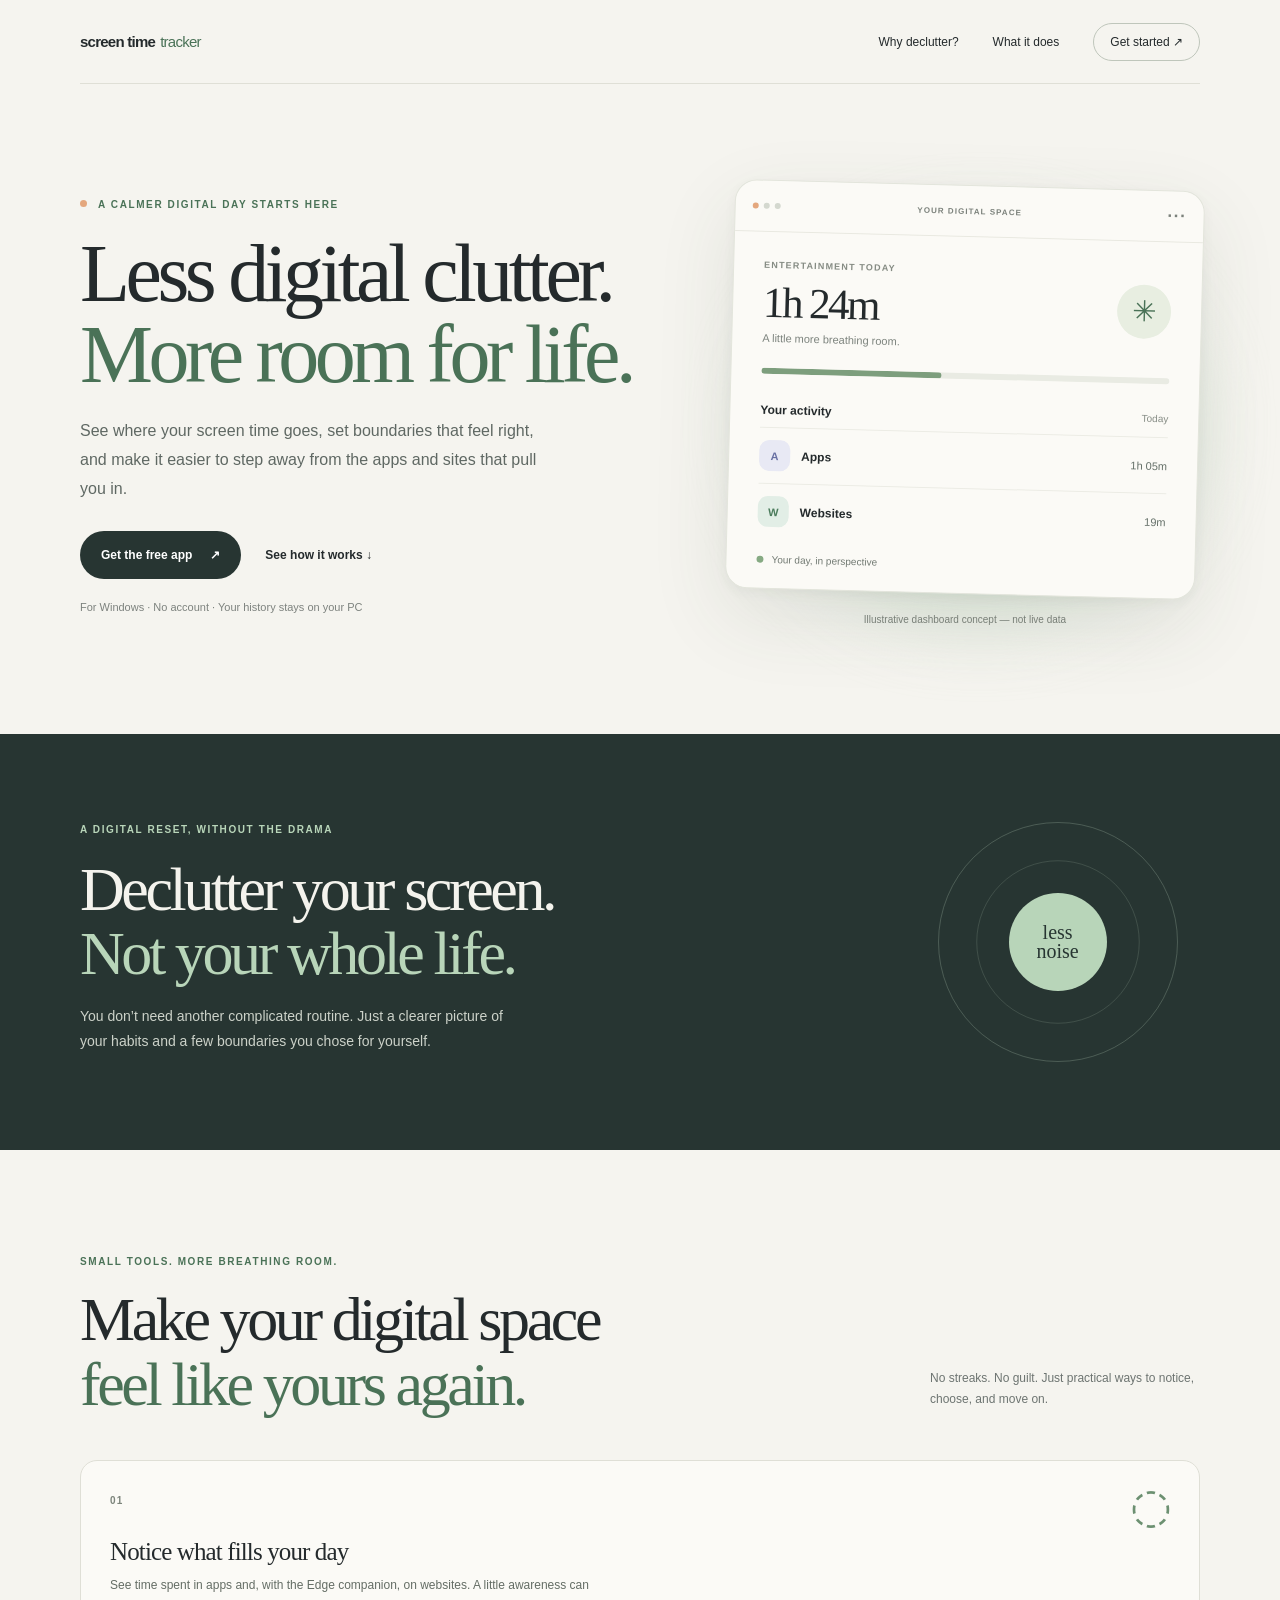
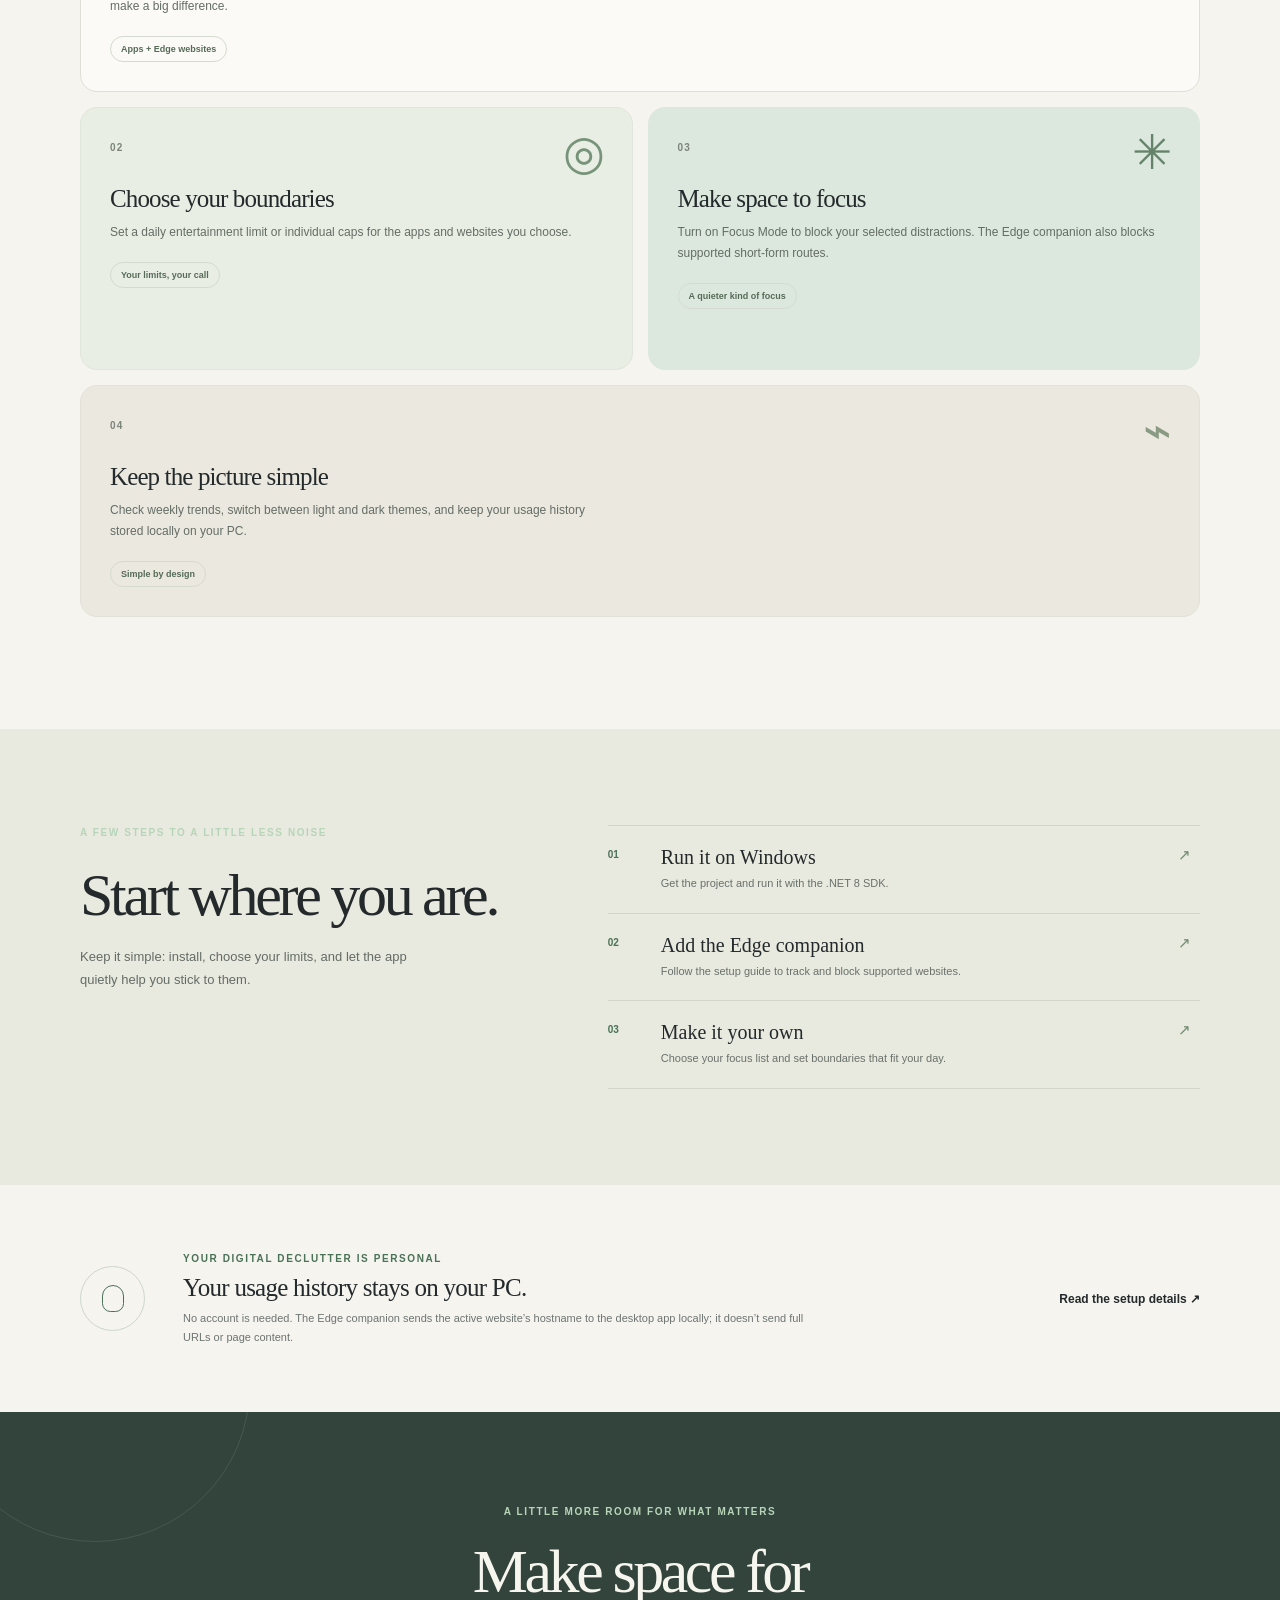
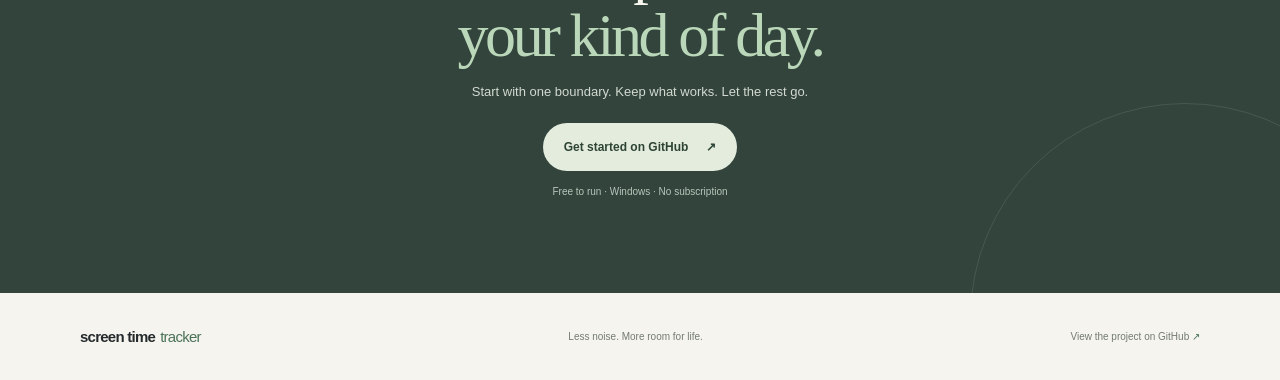
<file: site/index.html>
<!doctype html>
<html lang="en">
  <head>
    <meta charset="utf-8">
    <meta name="viewport" content="width=device-width, initial-scale=1">
    <meta
      name="description"
      content="Clear some digital clutter with Screen Time Tracker: see your app and website use, set thoughtful limits, and make room for what matters."
    >
    <meta name="theme-color" content="#f5f4ef">
    <title>Make room for what matters — Screen Time Tracker</title>
    <link rel="stylesheet" href="./styles.css">
  </head>
  <body>
    <header class="site-header" id="top">
      <a class="wordmark" href="#top" aria-label="Screen Time Tracker home">
        <span>screen time</span>
        <span class="wordmark-light">tracker</span>
      </a>
      <nav class="main-nav" aria-label="Main navigation">
        <a href="#why">Why declutter?</a>
        <a href="#features">What it does</a>
        <a class="nav-cta" href="#get-started">Get started <span aria-hidden="true">↗</span></a>
      </nav>
    </header>

    <main>
      <section class="hero section-wrap">
        <div class="hero-copy">
          <p class="eyebrow"><span class="eyebrow-dot"></span> A calmer digital day starts here</p>
          <h1>Less digital clutter.<br><span>More room for life.</span></h1>
          <p class="hero-intro">
            See where your screen time goes, set boundaries that feel right, and make it easier
            to step away from the apps and sites that pull you in.
          </p>
          <div class="hero-actions">
            <a class="button button-dark" href="https://github.com/safwanman/screentime#run-the-desktop-app">
              Get the free app <span aria-hidden="true">↗</span>
            </a>
            <a class="text-link" href="#features">See how it works <span aria-hidden="true">↓</span></a>
          </div>
          <p class="hero-note">For Windows · No account · Your history stays on your PC</p>
        </div>

        <div class="preview-wrap" role="img" aria-label="Illustration of the Screen Time Tracker dashboard">
          <div class="preview-glow"></div>
          <div class="preview-card">
            <div class="preview-topbar">
              <span class="window-dots" aria-hidden="true"><i></i><i></i><i></i></span>
              <span>YOUR DIGITAL SPACE</span>
              <span class="preview-menu" aria-hidden="true">···</span>
            </div>
            <div class="preview-body">
              <div class="preview-heading">
                <div>
                  <p class="preview-label">ENTERTAINMENT TODAY</p>
                  <p class="preview-time">1h 24m</p>
                  <p class="preview-sub">A little more breathing room.</p>
                </div>
                <span class="preview-sun" aria-hidden="true">✳</span>
              </div>
              <div class="preview-progress" aria-hidden="true"><span></span></div>
              <div class="preview-section-title">
                <span>Your activity</span>
                <span>Today</span>
              </div>
              <div class="preview-row">
                <span class="preview-icon app-icon" aria-hidden="true">A</span>
                <span class="preview-row-name">Apps</span>
                <span class="preview-row-time">1h 05m</span>
              </div>
              <div class="preview-row">
                <span class="preview-icon site-icon" aria-hidden="true">W</span>
                <span class="preview-row-name">Websites</span>
                <span class="preview-row-time">19m</span>
              </div>
              <div class="preview-footer">
                <span class="preview-status-dot"></span>
                Your day, in perspective
              </div>
            </div>
          </div>
          <p class="preview-caption">Illustrative dashboard concept — not live data</p>
        </div>
      </section>

      <section class="intro-band" id="why">
        <div class="section-wrap intro-content">
          <p class="eyebrow eyebrow-light">A digital reset, without the drama</p>
          <h2>Declutter your screen.<br><span>Not your whole life.</span></h2>
          <p>
            You don’t need another complicated routine. Just a clearer picture of your habits
            and a few boundaries you chose for yourself.
          </p>
        </div>
        <div class="intro-decoration" aria-hidden="true">
          <span class="orbit orbit-one"></span>
          <span class="orbit orbit-two"></span>
          <span class="orbit-center">less<br>noise</span>
        </div>
      </section>

      <section class="features section-wrap" id="features">
        <div class="section-heading">
          <div>
            <p class="eyebrow">Small tools. More breathing room.</p>
            <h2>Make your digital space<br><span>feel like yours again.</span></h2>
          </div>
          <p class="section-heading-note">
            No streaks. No guilt. Just practical ways to notice, choose, and move on.
          </p>
        </div>

        <div class="feature-grid">
          <article class="feature-card feature-card-large">
            <span class="feature-number">01</span>
            <span class="feature-symbol symbol-sun" aria-hidden="true">◌</span>
            <h3>Notice what fills your day</h3>
            <p>See time spent in apps and, with the Edge companion, on websites. A little awareness can make a big difference.</p>
            <span class="feature-tag">Apps + Edge websites</span>
          </article>
          <article class="feature-card feature-card-tint">
            <span class="feature-number">02</span>
            <span class="feature-symbol symbol-ring" aria-hidden="true">◎</span>
            <h3>Choose your boundaries</h3>
            <p>Set a daily entertainment limit or individual caps for the apps and websites you choose.</p>
            <span class="feature-tag">Your limits, your call</span>
          </article>
          <article class="feature-card feature-card-dark">
            <span class="feature-number">03</span>
            <span class="feature-symbol symbol-spark" aria-hidden="true">✳</span>
            <h3>Make space to focus</h3>
            <p>Turn on Focus Mode to block your selected distractions. The Edge companion also blocks supported short-form routes.</p>
            <span class="feature-tag">A quieter kind of focus</span>
          </article>
          <article class="feature-card feature-card-wide">
            <span class="feature-number">04</span>
            <span class="feature-symbol symbol-line" aria-hidden="true">⌁</span>
            <h3>Keep the picture simple</h3>
            <p>Check weekly trends, switch between light and dark themes, and keep your usage history stored locally on your PC.</p>
            <span class="feature-tag">Simple by design</span>
          </article>
        </div>
      </section>

      <section class="how-it-works">
        <div class="section-wrap how-content">
          <div class="how-heading">
            <p class="eyebrow eyebrow-light">A few steps to a little less noise</p>
            <h2>Start where you are.</h2>
            <p>Keep it simple: install, choose your limits, and let the app quietly help you stick to them.</p>
          </div>
          <ol class="steps">
            <li>
              <span class="step-index">01</span>
              <div><h3>Run it on Windows</h3><p>Get the project and run it with the .NET 8 SDK.</p></div>
              <span class="step-arrow" aria-hidden="true">↗</span>
            </li>
            <li>
              <span class="step-index">02</span>
              <div><h3>Add the Edge companion</h3><p>Follow the setup guide to track and block supported websites.</p></div>
              <span class="step-arrow" aria-hidden="true">↗</span>
            </li>
            <li>
              <span class="step-index">03</span>
              <div><h3>Make it your own</h3><p>Choose your focus list and set boundaries that fit your day.</p></div>
              <span class="step-arrow" aria-hidden="true">↗</span>
            </li>
          </ol>
        </div>
      </section>

      <section class="privacy section-wrap">
        <div class="privacy-mark" aria-hidden="true"><span></span></div>
        <div>
          <p class="eyebrow">Your digital declutter is personal</p>
          <h2>Your usage history stays on your PC.</h2>
          <p>
            No account is needed. The Edge companion sends the active website’s hostname to the
            desktop app locally; it doesn’t send full URLs or page content.
          </p>
        </div>
        <a class="text-link" href="https://github.com/safwanman/screentime#enable-edge-website-tracking">
          Read the setup details <span aria-hidden="true">↗</span>
        </a>
      </section>

      <section class="final-cta" id="get-started">
        <div class="section-wrap final-cta-content">
          <p class="eyebrow eyebrow-light">A little more room for what matters</p>
          <h2>Make space for<br><span>your kind of day.</span></h2>
          <p>Start with one boundary. Keep what works. Let the rest go.</p>
          <a class="button button-light" href="https://github.com/safwanman/screentime#run-the-desktop-app">
            Get started on GitHub <span aria-hidden="true">↗</span>
          </a>
          <p class="final-note">Free to run · Windows · No subscription</p>
        </div>
        <div class="final-shape final-shape-one" aria-hidden="true"></div>
        <div class="final-shape final-shape-two" aria-hidden="true"></div>
      </section>
    </main>

    <footer class="site-footer section-wrap">
      <a class="wordmark" href="#top"><span>screen time</span><span class="wordmark-light">tracker</span></a>
      <p>Less noise. More room for life.</p>
      <a href="https://github.com/safwanman/screentime">View the project on GitHub <span aria-hidden="true">↗</span></a>
    </footer>
  </body>
</html>
</file>
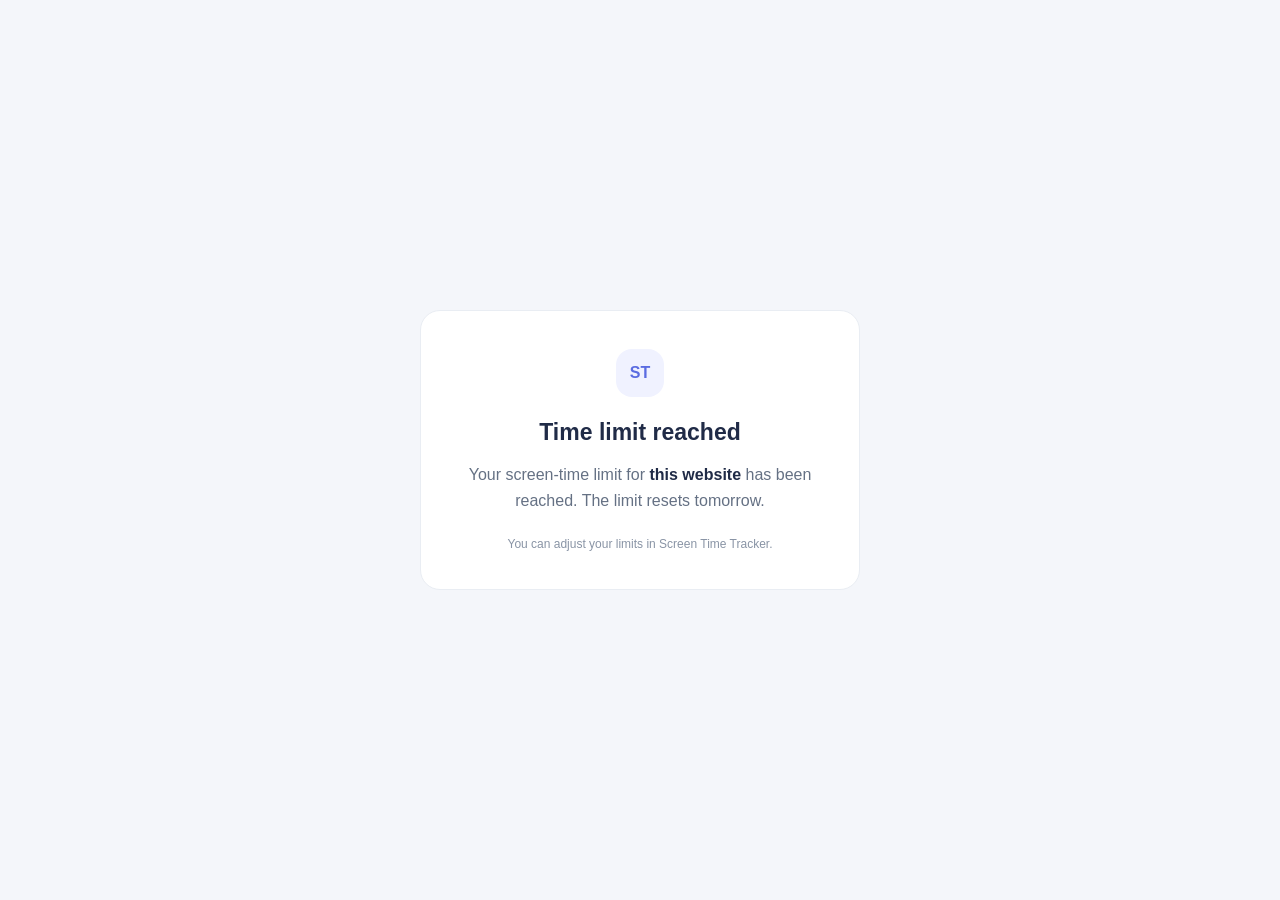
<file: edge-extension/blocked.html>
<!doctype html>
<html lang="en">
  <head>
    <meta charset="utf-8">
    <meta name="viewport" content="width=device-width, initial-scale=1">
    <title>Screen time limit reached</title>
    <style>
      :root { color-scheme: light; font-family: "Segoe UI", sans-serif; color: #202b47; background: #f4f6fa; }
      body { display: grid; min-height: 100vh; margin: 0; place-items: center; }
      main { box-sizing: border-box; width: min(440px, calc(100% - 40px)); padding: 38px; border: 1px solid #e9edf3; border-radius: 20px; background: white; text-align: center; }
      .icon { display: grid; width: 48px; height: 48px; margin: auto; place-items: center; border-radius: 16px; background: #f0f2ff; color: #5b6ce1; font-weight: 700; }
      h1 { margin: 22px 0 8px; font-size: 23px; }
      p { color: #657184; line-height: 1.6; }
      #site { color: #202b47; font-weight: 600; }
      footer { margin-top: 24px; color: #8994a5; font-size: 12px; }
    </style>
  </head>
  <body>
    <main>
      <div class="icon">ST</div>
      <h1 id="title">Time limit reached</h1>
      <p id="message">Your screen-time limit for <span id="site">this website</span> has been reached. The limit resets tomorrow.</p>
      <footer>You can adjust your limits in Screen Time Tracker.</footer>
    </main>
    <script src="blocked.js"></script>
  </body>
</html>
</file>
<file: site/styles.css>
:root {
  color-scheme: light;
  --ink: #242a2c;
  --muted: #6d7471;
  --paper: #f5f4ef;
  --paper-light: #fbfaf6;
  --green: #b9d8bd;
  --green-dark: #4a7257;
  --orange: #e4a77d;
  --line: #dfdfd6;
  --night: #273532;
  --serif: Georgia, "Times New Roman", serif;
  --sans: "Segoe UI", "Helvetica Neue", Arial, sans-serif;
}

* {
  box-sizing: border-box;
}

html {
  scroll-behavior: smooth;
}

body {
  margin: 0;
  background: var(--paper);
  color: var(--ink);
  font-family: var(--sans);
  -webkit-font-smoothing: antialiased;
}

a {
  color: inherit;
}

.section-wrap,
.site-header {
  width: min(1120px, calc(100% - 64px));
  margin-inline: auto;
}

.site-header {
  min-height: 84px;
  display: flex;
  align-items: center;
  justify-content: space-between;
  border-bottom: 1px solid var(--line);
}

.wordmark {
  display: inline-flex;
  flex-shrink: 0;
  gap: 5px;
  text-decoration: none;
  font-size: 15px;
  font-weight: 700;
  letter-spacing: -0.05em;
  white-space: nowrap;
}

.wordmark-light {
  color: var(--green-dark);
  font-weight: 400;
}

.main-nav {
  display: flex;
  align-items: center;
  gap: 34px;
  font-size: 12px;
}

.main-nav a,
.site-footer > a:last-child {
  text-decoration: none;
}

.main-nav a:not(.nav-cta):hover,
.site-footer > a:last-child:hover,
.text-link:hover {
  text-decoration: underline;
  text-underline-offset: 4px;
}

.nav-cta {
  border: 1px solid #bfc6bb;
  border-radius: 999px;
  padding: 11px 16px;
  transition: background-color 160ms ease, border-color 160ms ease;
}

.nav-cta:hover {
  background: var(--green);
  border-color: var(--green);
}

.hero {
  min-height: 650px;
  display: grid;
  grid-template-columns: 1.05fr 0.95fr;
  align-items: center;
  gap: 64px;
  padding-block: 74px 82px;
}

.eyebrow {
  margin: 0 0 20px;
  color: var(--green-dark);
  font-size: 10px;
  font-weight: 700;
  letter-spacing: 0.16em;
  line-height: 1.6;
  text-transform: uppercase;
}

.eyebrow-dot {
  width: 7px;
  height: 7px;
  display: inline-block;
  margin-right: 7px;
  border-radius: 50%;
  background: var(--orange);
  vertical-align: 1px;
}

h1,
h2,
h3,
p {
  margin-top: 0;
}

h1,
h2 {
  font-family: var(--serif);
  font-weight: 400;
  letter-spacing: -0.055em;
}

.hero h1 {
  max-width: 650px;
  margin-bottom: 22px;
  font-size: clamp(52px, 6.6vw, 82px);
  line-height: 0.99;
}

.hero h1 span,
.section-heading h2 span {
  color: var(--green-dark);
}

.hero-intro {
  max-width: 470px;
  margin-bottom: 28px;
  color: #5f6863;
  font-size: 16px;
  line-height: 1.8;
}

.hero-actions {
  display: flex;
  align-items: center;
  flex-wrap: wrap;
  gap: 24px;
}

.button {
  min-height: 48px;
  display: inline-flex;
  align-items: center;
  justify-content: center;
  gap: 18px;
  border-radius: 999px;
  padding: 0 21px;
  font-size: 12px;
  font-weight: 650;
  text-decoration: none;
  transition: transform 160ms ease, background-color 160ms ease;
}

.button:hover {
  transform: translateY(-2px);
}

.button-dark {
  background: var(--night);
  color: #fff;
}

.button-dark:hover {
  background: #385147;
}

.text-link {
  font-size: 12px;
  font-weight: 650;
  text-decoration: none;
}

.hero-note {
  margin: 22px 0 0;
  color: #7d827e;
  font-size: 11px;
}

.preview-wrap {
  position: relative;
  width: min(100%, 470px);
  justify-self: end;
}

.preview-glow {
  position: absolute;
  inset: 12% 2% 2% 8%;
  border-radius: 48%;
  background: #d8e5d6;
  filter: blur(40px);
  opacity: 0.8;
}

.preview-card {
  position: relative;
  overflow: hidden;
  border: 1px solid #e3e5dc;
  border-radius: 22px;
  background: var(--paper-light);
  box-shadow: 0 28px 80px #3445391c, 0 4px 12px #3445390d;
  transform: rotate(1.5deg);
}

.preview-topbar {
  height: 51px;
  display: grid;
  grid-template-columns: 1fr auto 1fr;
  align-items: center;
  border-bottom: 1px solid #e9e9e1;
  padding-inline: 17px;
  color: #7b817b;
  font-size: 8px;
  font-weight: 700;
  letter-spacing: 0.13em;
}

.window-dots {
  display: flex;
  gap: 5px;
}

.window-dots i {
  width: 6px;
  height: 6px;
  border-radius: 50%;
  background: #d4d8cf;
}

.window-dots i:first-child {
  background: #e4a77d;
}

.preview-menu {
  justify-self: end;
  font-size: 17px;
  letter-spacing: 0.1em;
}

.preview-body {
  padding: 28px 30px 23px;
}

.preview-heading {
  display: flex;
  align-items: center;
  justify-content: space-between;
}

.preview-label {
  margin-bottom: 8px;
  color: #858b83;
  font-size: 9px;
  font-weight: 700;
  letter-spacing: 0.13em;
}

.preview-time {
  margin: 0;
  font-family: var(--serif);
  font-size: 43px;
  letter-spacing: -0.06em;
}

.preview-sub {
  margin: 5px 0 0;
  color: #7c837d;
  font-size: 11px;
}

.preview-sun {
  width: 54px;
  height: 54px;
  display: grid;
  place-items: center;
  border-radius: 50%;
  background: #e8eee1;
  color: var(--green-dark);
  font-size: 29px;
}

.preview-progress {
  height: 6px;
  overflow: hidden;
  margin-top: 24px;
  border-radius: 99px;
  background: #e9ebe3;
}

.preview-progress span {
  width: 44%;
  height: 100%;
  display: block;
  border-radius: inherit;
  background: #7d9e7d;
}

.preview-section-title {
  display: flex;
  justify-content: space-between;
  margin: 29px 0 10px;
  font-size: 12px;
  font-weight: 700;
}

.preview-section-title span:last-child {
  color: #878d86;
  font-size: 10px;
  font-weight: 400;
}

.preview-row {
  min-height: 56px;
  display: flex;
  align-items: center;
  border-top: 1px solid #ecece5;
}

.preview-icon {
  width: 31px;
  height: 31px;
  display: grid;
  place-items: center;
  border-radius: 10px;
  font-size: 11px;
  font-weight: 700;
}

.app-icon {
  background: #e8e9f4;
  color: #6870a3;
}

.site-icon {
  background: #e2eee6;
  color: #4b7c5c;
}

.preview-row-name {
  margin-left: 11px;
  font-size: 12px;
  font-weight: 600;
}

.preview-row-time {
  margin-left: auto;
  color: #657069;
  font-size: 11px;
}

.preview-footer {
  display: flex;
  align-items: center;
  gap: 8px;
  margin-top: 15px;
  color: #727a73;
  font-size: 10px;
}

.preview-status-dot {
  width: 7px;
  height: 7px;
  border-radius: 50%;
  background: #86aa83;
}

.preview-caption {
  position: relative;
  margin: 20px 0 0;
  color: #787f77;
  font-size: 10px;
  text-align: center;
}

.intro-band {
  position: relative;
  overflow: hidden;
  background: var(--night);
  color: #f4f3ed;
}

.intro-content {
  position: relative;
  z-index: 1;
  padding-block: 88px 96px;
}

.eyebrow-light {
  color: #b8d5b9;
}

.intro-band h2,
.final-cta h2 {
  margin-bottom: 18px;
  font-size: clamp(42px, 5vw, 62px);
  line-height: 1.03;
}

.intro-band h2 span {
  color: #b8d5b9;
}

.intro-content > p:last-child {
  max-width: 440px;
  margin-bottom: 0;
  color: #ccd2c9;
  font-size: 14px;
  line-height: 1.8;
}

.intro-decoration {
  position: absolute;
  top: 50%;
  right: max(8%, calc((100% - 1120px) / 2));
  width: 240px;
  height: 240px;
  transform: translateY(-50%);
}

.orbit {
  position: absolute;
  inset: 0;
  border: 1px solid #83978967;
  border-radius: 50%;
}

.orbit-one {
  transform: scale(1);
}

.orbit-two {
  transform: scale(0.68);
}

.orbit-center {
  position: absolute;
  inset: 50%;
  width: 98px;
  height: 98px;
  display: grid;
  place-content: center;
  border-radius: 50%;
  background: #b8d5b9;
  color: var(--night);
  font-family: var(--serif);
  font-size: 20px;
  line-height: 0.95;
  text-align: center;
  transform: translate(-50%, -50%);
}

.features {
  padding-block: 104px 112px;
}

.section-heading {
  display: flex;
  align-items: end;
  justify-content: space-between;
  gap: 32px;
  margin-bottom: 44px;
}

.section-heading .eyebrow {
  margin-bottom: 17px;
}

.section-heading h2 {
  margin-bottom: 0;
  font-size: clamp(42px, 5vw, 62px);
  line-height: 1.04;
}

.section-heading-note {
  max-width: 270px;
  margin-bottom: 5px;
  color: var(--muted);
  font-size: 12px;
  line-height: 1.8;
}

.feature-grid {
  display: grid;
  grid-template-columns: repeat(2, 1fr);
  gap: 15px;
}

.feature-card {
  position: relative;
  min-height: 263px;
  overflow: hidden;
  border: 1px solid var(--line);
  border-radius: 17px;
  padding: 29px;
  background: #fbfaf6;
}

.feature-card-large,
.feature-card-wide {
  grid-column: span 2;
}

.feature-card-large,
.feature-card-wide {
  min-height: 225px;
}

.feature-card-tint {
  background: #e9eee4;
  border-color: #e0e6dc;
}

.feature-card-dark {
  background: #dce8dd;
  border-color: #dce8dd;
}

.feature-card-wide {
  background: #ebe8df;
  border-color: #e3e0d7;
}

.feature-number {
  color: #7c847b;
  font-size: 10px;
  font-weight: 700;
  letter-spacing: 0.12em;
}

.feature-symbol {
  position: absolute;
  top: 21px;
  right: 27px;
  color: #6c9071;
  font-family: var(--serif);
  font-size: 48px;
  line-height: 1;
}

.symbol-ring {
  color: #77947a;
}

.symbol-spark {
  color: #64836a;
}

.symbol-line {
  color: #8a9b83;
}

.feature-card h3 {
  margin: 30px 0 9px;
  font-family: var(--serif);
  font-size: 25px;
  font-weight: 400;
  letter-spacing: -0.035em;
}

.feature-card p {
  max-width: 480px;
  margin-bottom: 19px;
  color: #646d65;
  font-size: 12px;
  line-height: 1.75;
}

.feature-tag {
  display: inline-block;
  border: 1px solid #d5dbd1;
  border-radius: 99px;
  padding: 7px 10px;
  color: #566a58;
  font-size: 9px;
  font-weight: 650;
}

.how-it-works {
  background: #e8e9df;
}

.how-content {
  display: grid;
  grid-template-columns: 0.85fr 1.15fr;
  gap: 90px;
  padding-block: 96px;
}

.how-heading h2 {
  margin-bottom: 15px;
  font-size: clamp(42px, 5vw, 60px);
}

.how-heading > p:last-child {
  max-width: 330px;
  color: #646c65;
  font-size: 13px;
  line-height: 1.8;
}

.steps {
  margin: 0;
  padding: 0;
  list-style: none;
}

.steps li {
  display: grid;
  grid-template-columns: 38px 1fr 22px;
  align-items: start;
  gap: 15px;
  border-top: 1px solid #d1d6cb;
  padding: 20px 0;
}

.steps li:last-child {
  border-bottom: 1px solid #d1d6cb;
}

.step-index {
  padding-top: 3px;
  color: var(--green-dark);
  font-size: 10px;
  font-weight: 700;
}

.steps h3 {
  margin: 0 0 6px;
  font-family: var(--serif);
  font-size: 20px;
  font-weight: 400;
}

.steps p {
  margin: 0;
  color: #69716a;
  font-size: 11px;
  line-height: 1.6;
}

.step-arrow {
  color: #6f8a70;
  font-size: 15px;
}

.privacy {
  display: grid;
  grid-template-columns: 76px 1fr auto;
  align-items: center;
  gap: 27px;
  padding-block: 66px;
}

.privacy-mark {
  width: 65px;
  height: 65px;
  display: grid;
  place-items: center;
  border: 1px solid #ccd8c9;
  border-radius: 50%;
}

.privacy-mark span {
  width: 22px;
  height: 27px;
  display: block;
  border: 1.5px solid var(--green-dark);
  border-radius: 13px 13px 10px 10px;
}

.privacy .eyebrow {
  margin-bottom: 7px;
}

.privacy h2 {
  margin-bottom: 7px;
  font-family: var(--serif);
  font-size: 25px;
  font-weight: 400;
  letter-spacing: -0.03em;
}

.privacy div:nth-child(2) > p:last-child {
  max-width: 630px;
  margin: 0;
  color: var(--muted);
  font-size: 11px;
  line-height: 1.7;
}

.privacy > .text-link {
  white-space: nowrap;
}

.final-cta {
  position: relative;
  overflow: hidden;
  background: #32443c;
  color: #f6f5ee;
}

.final-cta-content {
  position: relative;
  z-index: 1;
  padding-block: 92px 96px;
  text-align: center;
}

.final-cta h2 {
  margin-bottom: 16px;
}

.final-cta h2 span {
  color: #bbd7b9;
}

.final-cta-content > p:not(.eyebrow, .final-note) {
  margin-bottom: 24px;
  color: #d2d9d0;
  font-size: 13px;
}

.button-light {
  background: #e4eddd;
  color: #2d4435;
}

.button-light:hover {
  background: #c9dfc6;
}

.final-note {
  margin: 15px 0 0;
  color: #b9c7bc;
  font-size: 10px;
}

.final-shape {
  position: absolute;
  width: 310px;
  height: 310px;
  border: 1px solid #b4cdb326;
  border-radius: 50%;
}

.final-shape-one {
  top: -180px;
  left: -60px;
}

.final-shape-two {
  right: -120px;
  bottom: -240px;
  width: 430px;
  height: 430px;
}

.site-footer {
  min-height: 87px;
  display: flex;
  align-items: center;
  justify-content: space-between;
  gap: 20px;
}

.site-footer p,
.site-footer > a:last-child {
  margin: 0;
  color: #737b73;
  font-size: 10px;
}

.site-footer > a:last-child span {
  color: var(--green-dark);
}

:focus-visible {
  outline: 3px solid #a36943;
  outline-offset: 4px;
}

@media (max-width: 850px) {
  .hero {
    min-height: auto;
    grid-template-columns: 1fr 0.9fr;
    gap: 35px;
  }

  .hero h1 {
    font-size: clamp(48px, 7vw, 68px);
  }

  .intro-decoration {
    right: 4%;
    opacity: 0.6;
  }

  .how-content {
    gap: 46px;
  }

  .privacy {
    grid-template-columns: 65px 1fr;
  }

  .privacy > .text-link {
    grid-column: 2;
  }
}

@media (max-width: 640px) {
  .section-wrap,
  .site-header {
    width: min(100% - 38px, 500px);
  }

  .site-header {
    min-height: 70px;
  }

  .main-nav {
    gap: 14px;
  }

  .main-nav a {
    font-size: 10px;
  }

  .main-nav a:first-child {
    display: none;
  }

  .nav-cta {
    padding: 9px 12px;
  }

  .hero {
    grid-template-columns: 1fr;
    gap: 42px;
    padding-block: 65px 64px;
  }

  .hero h1 {
    font-size: clamp(50px, 13vw, 72px);
  }

  .hero-intro {
    font-size: 14px;
  }

  .preview-wrap {
    width: min(100%, 430px);
    justify-self: center;
  }

  .preview-card {
    transform: rotate(0.5deg);
  }

  .intro-content {
    padding-block: 70px;
  }

  .intro-band h2,
  .final-cta h2 {
    font-size: 46px;
  }

  .intro-decoration {
    top: auto;
    right: -85px;
    bottom: -96px;
    width: 200px;
    height: 200px;
    transform: none;
    opacity: 0.28;
  }

  .features {
    padding-block: 72px;
  }

  .section-heading {
    display: block;
    margin-bottom: 29px;
  }

  .section-heading h2 {
    font-size: 45px;
  }

  .section-heading-note {
    max-width: 370px;
    margin-top: 17px;
  }

  .feature-grid {
    grid-template-columns: 1fr;
  }

  .feature-card,
  .feature-card-large,
  .feature-card-wide {
    min-height: 225px;
    grid-column: auto;
    padding: 24px;
  }

  .how-content {
    grid-template-columns: 1fr;
    gap: 29px;
    padding-block: 72px;
  }

  .how-heading h2 {
    font-size: 48px;
  }

  .privacy {
    grid-template-columns: 49px 1fr;
    gap: 15px;
    padding-block: 48px;
  }

  .privacy-mark {
    width: 45px;
    height: 45px;
  }

  .privacy h2 {
    font-size: 22px;
  }

  .privacy > .text-link {
    grid-column: 2;
  }

  .final-cta-content {
    padding-block: 70px;
  }

  .site-footer {
    min-height: 96px;
    flex-wrap: wrap;
    justify-content: space-between;
    padding-block: 20px;
  }

  .site-footer p {
    order: 1;
    width: 100%;
  }
}

@media (prefers-reduced-motion: reduce) {
  *,
  *::before,
  *::after {
    scroll-behavior: auto !important;
    transition-duration: 0.01ms !important;
    animation-duration: 0.01ms !important;
    animation-iteration-count: 1 !important;
  }
}
</file>
